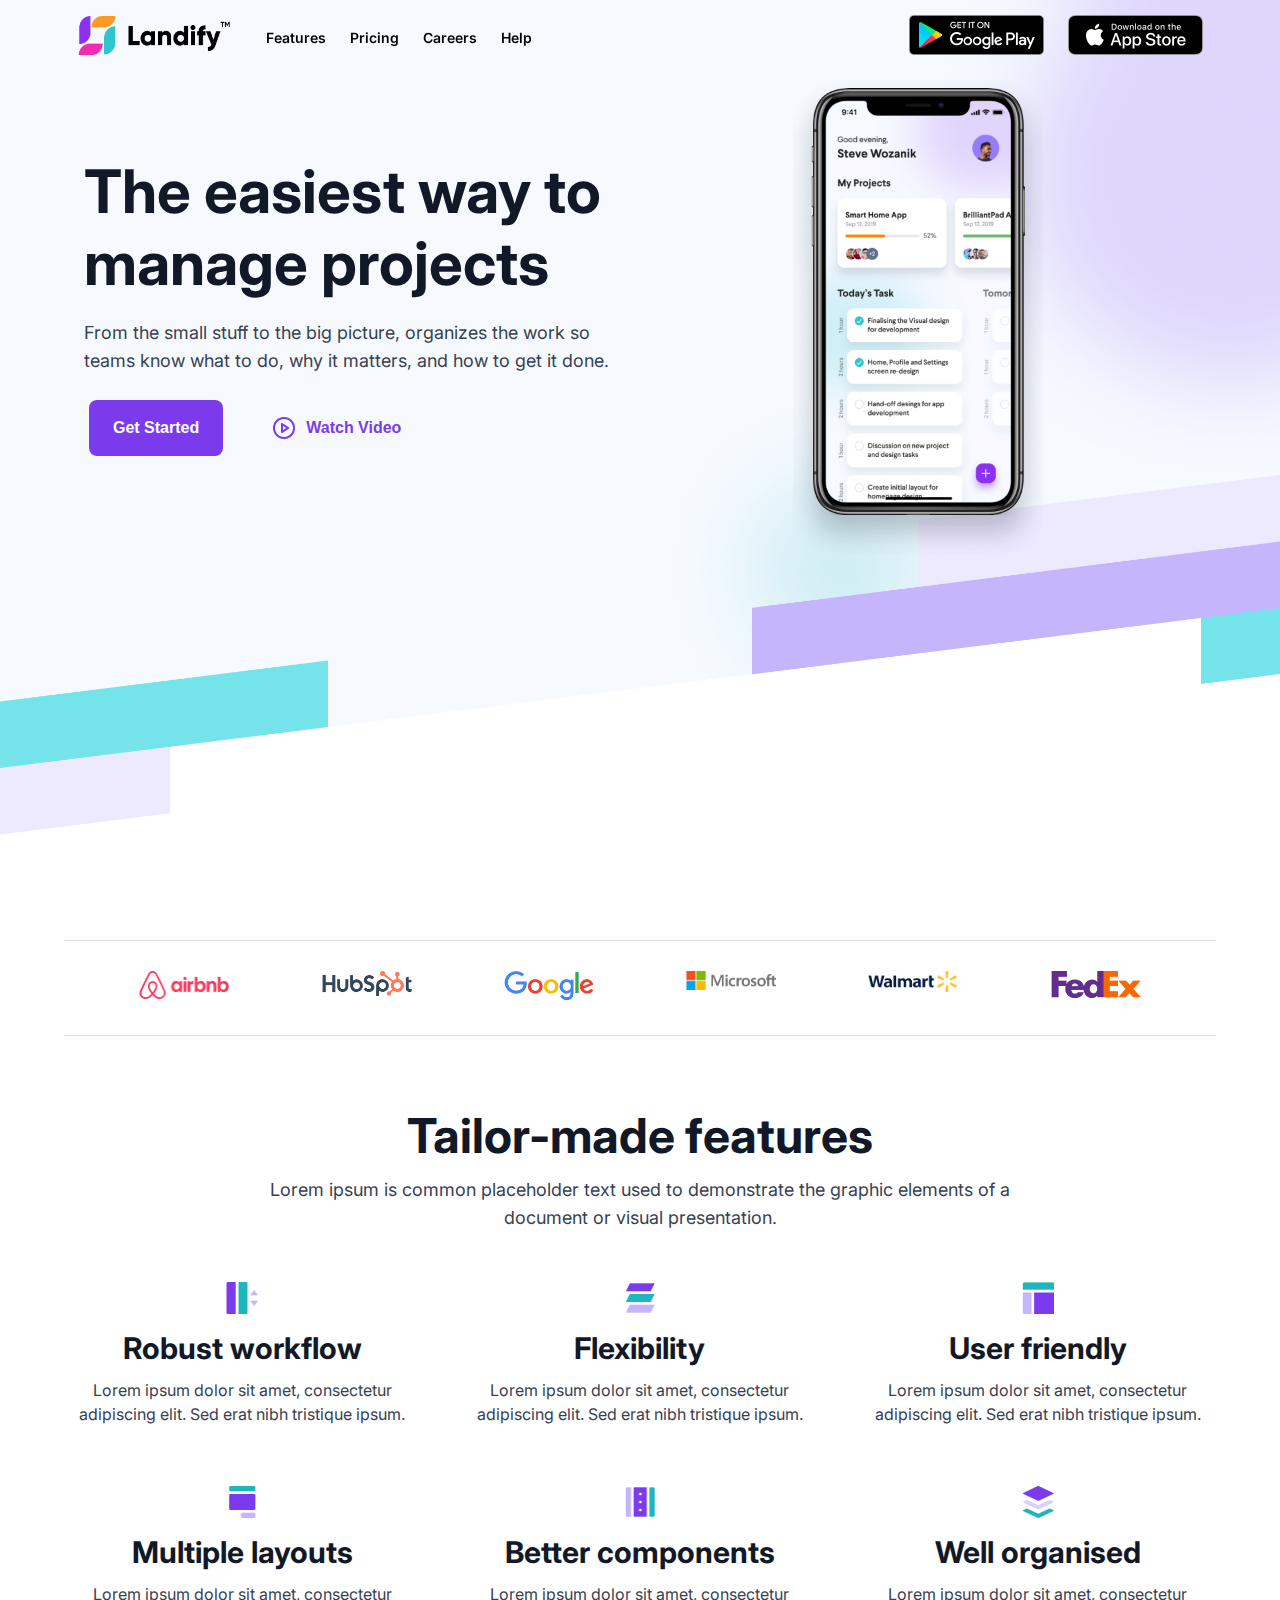
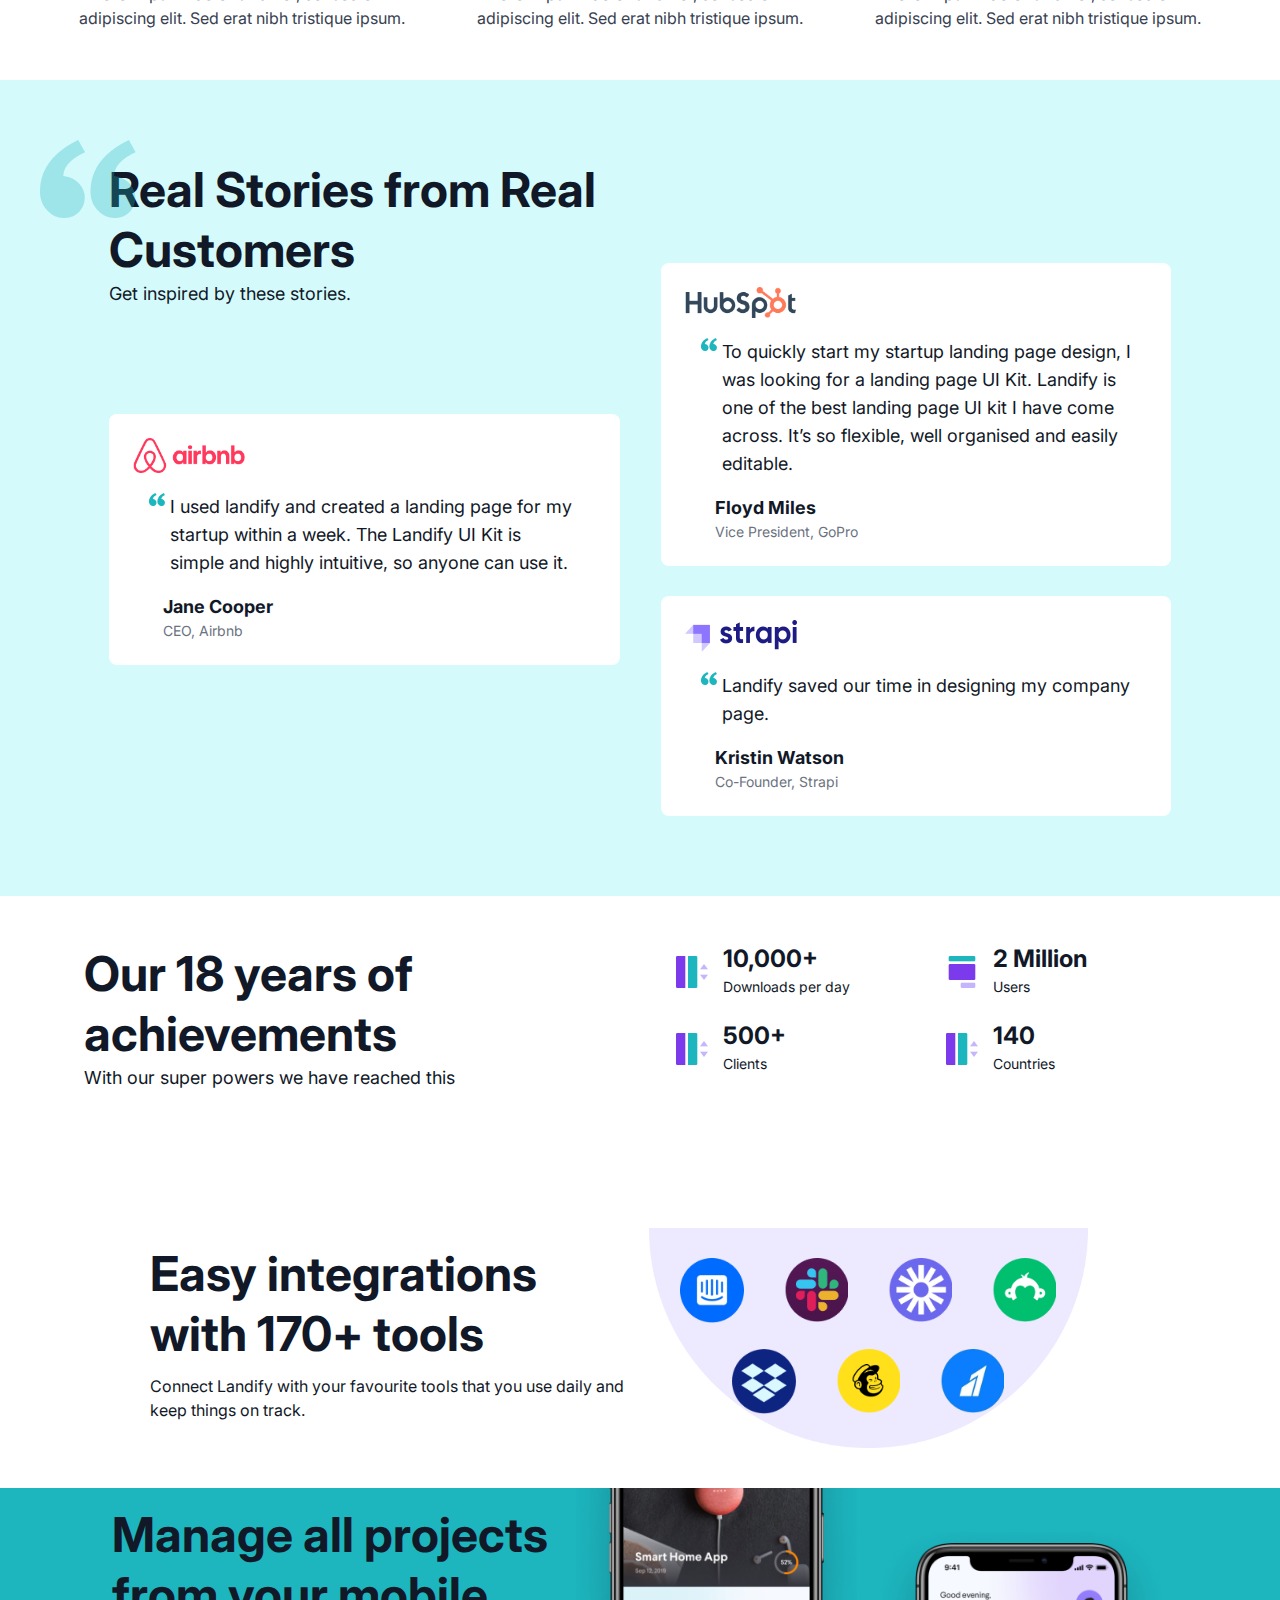
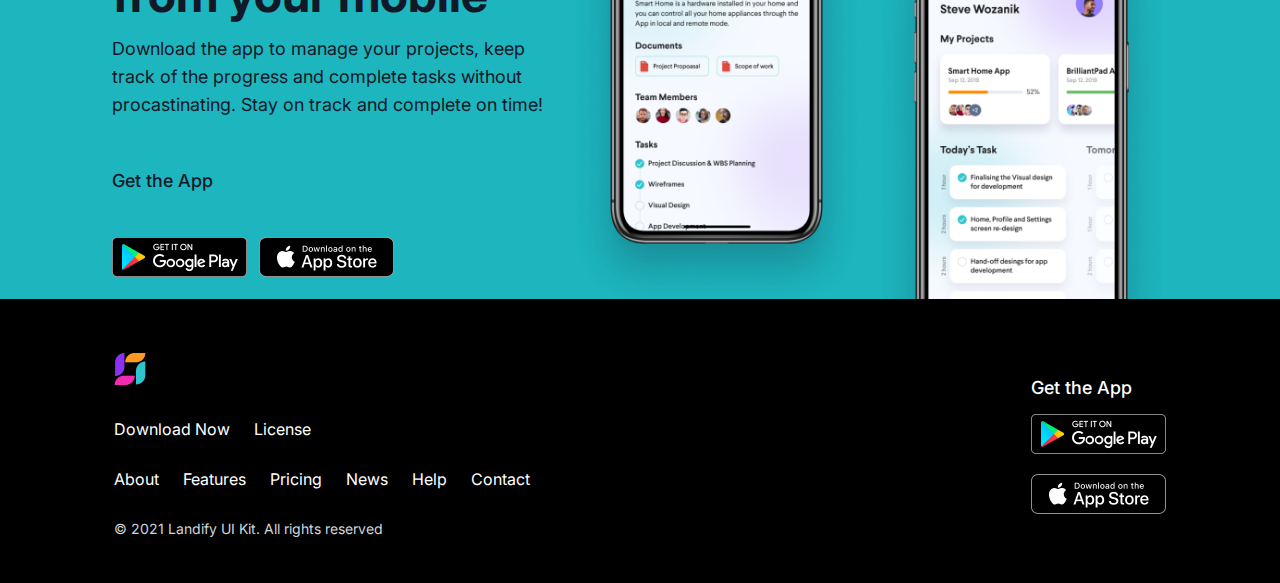
<file: index.html>
<!-- index.html -->
<!DOCTYPE html>
<html lang="en">
<head>
    <meta charset="UTF-8">
    <meta name="viewport" content="width=device-width, initial-scale=1.0">
    <title>Your Website</title>
    <link rel="stylesheet" href="assets/css/style.css">
    <link rel="stylesheet" href="assets/css/header.css">
    <link rel="stylesheet" href="assets/css/banner.css">
    <link rel="stylesheet" href="assets/css/main.css">
    <link rel="stylesheet" href="assets/css/footer.css">
    <link href="https://fonts.googleapis.com/css2?family=Inter:ital,opsz,wght@0,14..32,100..900;1,14..32,100..900&display=swap" rel="stylesheet">
</head>
<body>
    <!-- Header -->
    <div id="header-container"></div>

    <!-- Banner -->
    <div id="banner-container"></div>

    <!-- Main content -->
    <div id="main-container"></div>

    <!-- Footer -->
    <div id="footer-container"></div>

    <script src="assets/js/script.js"></script>
</body>
</html>
</file>
<file: assets/css/style.css>
* {
    margin: 0;
    padding: 0;
    box-sizing: border-box;
}
a{
    text-decoration: none;
}
body {
    font-family: "Inter", serif;
    background-color: #fff;
}
ul {
    list-style-type: none;
    padding: 0;
    margin: 0;
}
.img-fluid{
    max-width: 100%;
}
.inline-item{
display: flex;
}
.container{
    max-width: 90%;
    margin: auto;
}
.logo a {
    color: white;
    font-size: 24px;
    text-decoration: none;
}

.nav-links {
    list-style: none;
    display: flex;
}

.nav-links li {
    margin-left: 20px;
}

.nav-links a {
    color: white;
    text-decoration: none;
    font-size: 18px;
}


h1 {
    font-size: 36px;
    font-weight: 700;
    color: #111827;
    line-height: 45px;
}
h2{
    font-size: 18px;
    font-weight: 400;
    color: #374151;
}
h3{
    font-size: 24px;
    font-weight: 700;
    color: #111827;
}
h4{
    font-size: 16px;
    font-weight: 400;
    color: #374151;
    line-height: 24px;
}

.service-item {
    display: inline-block;
    width: 45%;
    margin: 1rem;
    padding: 2rem;
    background-color: #ffffff;
    box-shadow: 0 2px 4px rgba(0, 0, 0, 0.1);
}

footer {
    text-align: center;
    padding: 1rem;
    background-color: #343a40;
    color: white;
}
</file>
<file: assets/css/header.css>
.navbar{
    padding: 15px;
    z-index: 100;
    transition: background-color 0.3s ease;
}
.navbar.transparent {
    background-color: transparent;
}
.navbar.scrolled {
    background-color: #fff;
}
.navbar .container {
    position: relative;
    display: flex;
    /* justify-content: center; */
    align-items: center;
    /* max-width: 90%; */
    left: 0;
    right: 0;

}
.fixed-top{
    position: fixed;
    width: 100%;
}
.left-nav, .right-nav {
    list-style: none;
    display: flex;
    margin: 0;
    padding: 0;
}

.left-nav {
    justify-content: flex-start;
}

.right-nav {
    width: 100%;
    justify-content: flex-end;
}
.right-nav img{
    max-width: 135px;
}

nav ul {
    list-style-type: none; 
    margin: 0;
    padding: 0;
    display: inline-flex; 
}

nav ul li {
    margin: auto 12px; 
}

nav ul li:last-child {
    margin-right: 0; 
}

nav a {
    color: #000;
    text-decoration: none;
    font-size: 14px;
    font-weight:600;
    
}
nav a img{
    max-width: 128px;
}


nav a:hover {
    color: #000;
}

.navbar-toggler {
    display: none; 
    background: transparent;
    border: none;
    padding: 10px;
}

.navbar-toggler-icon {
    width: 25px;
    height: 3px;
    background-color: #000;
    display: block;
    position: relative;
}

.navbar-toggler-icon::before,
.navbar-toggler-icon::after {
    content: '';
    position: absolute;
    width: 25px;
    height: 3px;
    background-color: #000;
    display: block;
}

.navbar-toggler-icon::before {
    top: -8px;
}

.navbar-toggler-icon::after {
    top: 8px;
}


@media (max-width: 768px) {
    .left-nav, .right-nav {
        display: none; 
        width: 100%;
        flex-direction: column;
        align-items: center;
    }

    .navbar-toggler {
        display: block; 
    }

    .navbar.active .left-nav,
    .navbar.active .right-nav {
        display: flex; 
    }
    nav a img{
        max-width: 128px !important;
    }
    .navbar .container{
        justify-content: space-between;
    }
}
</file>
<file: assets/css/banner.css>
.banner{
    background-image: url("/assets/images/Background.png");
background-size: cover;
background-position: center;
height: 100vh;
width: 100%;
}
.banner .banner-image img{
    width: 100%;
    height: 100vh  ;
}
.banner .banner-content{
position: relative;
top: 140px;
}
.banner .banner-content h1{
    font-size: 36px;
    font-weight: 700;
    line-height: 45px;
}
.banner .banner-content h2{
    font-size: 18px;
    font-weight: 400;
    line-height: 28px;
    margin-top: 20px;
}
.banner .banner-content ul{
    display: flex;
}
.banner .banner-content ul li button{
    display: flex;
    align-items: center;
    justify-content: center;
    padding: 16px 24px ;
    margin: 5px;
    background-color: #7C3AED;
    border: none;
    color: #fff;
    cursor: pointer;
    border-radius: 8px;
    font-size: 16px;
    font-weight: 600;
}
.banner .banner-content ul li .btn-with-image{
    background-color: unset;
    color: #7C3AED;
}
.banner .banner-content ul li .btn-with-image img{
    width: 24px;
    height: 24px;
    margin-right: 10px;
}

@media (max-width: 768px) {
    .banner .banner-image img{
        height: auto  ;
    }
    .banner .banner-content{
        position: relative;
        top: 140px;
        }
    .banner{
        background-image: url("/assets/images/mob-bg.png");
background-size: cover;
background-position: center;
height: 1146px;
width: 100%;
    }
    .banner .banner-content .phone-mockup{
        margin-top: 40px;
    }
}

@media (min-width: 1200px) {
    .banner .banner-content {
        display: flex;               
        justify-content: space-between; 
        align-items: center;         
        width: 100%;                 
        padding: 20px; 
        top: 60px;               
    }
    
    .banner .text-content {
        flex: 1;                     
        max-width: 50%;                
        padding-right: 20px;         
    }
    
    .banner .phone-mockup {
        flex: 1;                      
        max-width: 50%;             
        display: flex;
        justify-content: center;     
    }
    
    .banner ul {
        padding: 0;
        margin: 20px 0;
        list-style: none;
        display: flex;
    }
    
    .banner .inline-item {
        margin-right: 15px;           
    }
    
    .banner .inline-item:last-child {
        margin-right: 0;               
    }
    
    .banner button {
        padding: 10px 20px;
        border: none;
        background-color: #7C3AED;    
        color: #fff;                  
        font-size: 16px;              
        cursor: pointer;
    }
    
    .banner .btn-with-image {
        display: flex;
        align-items: center;           
    }
    
    .banner .btn-image {
        width: 20px;                 
        margin-right: 10px;           
    }
    .banner .phone-mockup img{
        max-width: 45%;
    }
    .banner .banner-content h1{
        font-size: 60px;
        line-height: 72px;
    }
}
</file>
<file: assets/css/main.css>
.clouds{
    padding: 30px 15px;
    border-top: 1px solid #dfdfdf;
    border-bottom: 1px solid #dfdfdf;
}
.clouds ul {
    display: flex;
    flex-wrap: wrap; 
    padding: 0;
    margin: 0;
    list-style: none;
}

.clouds li {
    flex: 0 0 50%; 
    margin-bottom: 20px; 
    padding: 0 32px;
}

.clouds img {
    max-width: 100%;
    height: auto; 
}

.home-features{
    text-align: center;
    padding: 30px 8px;
}
.home-features .features-heading{
    padding: 40px 0 0;
}
.home-features h2{
    margin: 10px 0;
    line-height: 28px;
}
.home-features h3{
    margin: 10px 0;
}
.home-features img{
    width: 32px;
    height: 32px;
}
.home-features li{
    margin: 40px 0;
}
.testimonial{
    position: relative;
    padding: 40px 0;
    background-color: #D5FAFC;
}
.testimonial::before{
    position: absolute;
    left: 10px;
    top: 32px;
    content: "";
    width: 96px;
    height: 78px;
    background-size: contain;
    background-position: center;
    background-repeat: no-repeat;
    background-image: url(/assets/images/Quote-bg.png);
}
.testimonial .testimonial-head{
    margin: 30px 0;
}
.testimonial .testimonial-head h2{
    font-size: 30px;
    color: #111827;
    font-weight: 700;
}
.testimonial .testimonial-head h4{
    font-size: 16px;
    color: #111827;
    font-weight: 400;
}
.testimonial .content{
    padding: 24px;
    background-color: #fff;
    border-radius: 8px;
    margin-bottom: 30px;
}
.testimonial .content img{
    max-width: 112px;
}
.testimonial .content .inner-content{
    display: flex;
    padding: 16px;
}
.testimonial .content .inner-content img{
    height: 13px;
    width: 16px;
    margin-right: 5px;
}
.testimonial .content .inner-content h3{
    font-size: 18px;
    font-weight: 400;
    line-height: 28px;
}
.testimonial .testimonial-foot{
    margin-left: 30px;
}
.testimonial .testimonial-foot h4{
    font-size: 18px;
    font-weight: 700;
    color: #111827;
    line-height: 28px;
}
.testimonial .testimonial-foot h5{
    font-size: 14px;
    font-weight: 400;
    color: #6B7280;
    line-height: 20px;
}

.achievements{
    padding: 48px 20px;
    background-color: #fff;
}
.achievements h2{
    font-size: 30px;
    color: #111827;
    font-weight: 700;
    line-height: 40px;
}
.achievements h4{
    color: #111827;
    line-height: 24px;
}
.achievements .achievements-head{
    margin-bottom: 48px;
}
.achievements .content li{
    margin-bottom: 24px;
}
.achievements .content img{
    height: 32px;
    width: 32px;
    margin-right: 15px;
}
.achievements .content .inner-content{
    display: flex; 
    align-items: center;
}
.achievements .content .inner-content .text-content{
    display: flex;
    flex-direction: column; 
    justify-content: center;
}
.achievements .content .inner-content .text-content h4{
    font-size: 14px;
}
.tools{
    padding: 40px 20px;
    background: #fff;
}
.tools h2{
    font-size: 30px;
    color: #111827;
    font-weight: 700;
    margin-bottom: 10px;
    line-height: 40px;
}
.tools h4{
    color: #111827;
    margin-bottom: 10px;
    line-height: 24px;
}
.tools .content{
    background-image: url("/assets/images/Vector.png");
    background-size: cover;
    background-position: center;
    padding: 25px;
    min-height: 270px;
}
/* .tools .content li{
    display: flex;
    justify-content: space-around;
    margin-bottom: 30px;
} */
.tools .content li {
    display: flex;
    justify-content: space-around; 
    margin-bottom: 20px;
}

.tools .content li:first-child a {
    margin-right: 15px;
}

.tools .content a {
    display: inline-block;
}
.tools .content li a img{
    max-width: 40px;
}
.manage-project{
    padding: 48px 20px 0;
    background-color: #1DB5BE;
}
.manage-project .manage-project-head{
    margin-bottom: 48px;
}
.manage-project h2{
    font-size: 30px;
    color: #111827;
    font-weight: 700;
    margin-bottom: 10px;
    line-height: 40px;
}
.manage-project h4{
    color: #111827;
    margin-bottom: 10px;
    line-height: 24px;
}
.manage-project {
    
}
.manage-project  h5{
    color: #111827;
    font-size: 18px;
    margin-bottom: 30px;
    font-weight: 500;
}
.manage-project  img{
    max-width: 135px;
    margin-right: 12px;
}
.manage-project .inner-content img{
    max-width: 335px;
}

@media (min-width: 1200px) {
    .clouds{
        margin-top: 40px;
    }
    .clouds ul{
        flex-wrap: nowrap;
        justify-content: space-evenly;
    }
    .clouds li{
        flex: none;
        margin: 0;
       
    }
    .clouds img{
        max-width: 90px;
    }
    h1{
        font-size: 48px;
        line-height: 60px;
    }
    .home-features .features-heading{
        max-width: 800px;
        margin: auto;
    }
    .home-features ul {
        display: flex;
        flex-wrap: wrap;  
        padding: 0;
        margin: 0;
        list-style: none;
        justify-content: space-between; 
    }
    
   .home-features ul li {
        flex: 0 0 30%;   
        margin-bottom: 20px; 
        text-align: center;
    }
    .home-features h3{
        font-size: 30px;
        line-height: 40px;
    }
    .testimonial .testimonial-head{
        max-width: 488px;
    }
    .testimonial .testimonial-head h2{
        font-size: 48px;
        line-height: 60px;
    }
    .testimonial .testimonial-head h4{
        font-size: 18px;
        line-height: 28px;
    }
    .testimonial{
        padding: 50px;
    }
    .testimonial::before{
        left: 40px;
        top: 60px;
    }
    .achievements{
        display: flex;
        justify-content: space-evenly;
    }
    .achievements h2{
        font-size: 48px;
        line-height: 60px;
    }
    .achievements h4{
        font-size: 18px;
        line-height: 28px;
    }
    .achievements .achievements-head{
        max-width: 592px;
    }
    .achievements .content{
        max-width: 592px; 
    }
    .achievements ul.icon {
        display: flex;
        flex-wrap: wrap;   
        padding: 0;
        margin: 0;
        list-style: none;
        justify-content: space-between;  
    }
    
    .achievements ul.icon li {
        flex: 0 0 48%; 
        margin-bottom: 20px;  
        box-sizing: border-box; 
    }
    .tools{
        display: flex;
    }
    .tools .tools-head{
        max-width: 488px;
        position: relative;
        left: 130px;
    }
    .tools h2{
        font-size: 48px;
        line-height: 60px;
    }
    .tools .content{
        max-width: fit-content;
    }
    .manage-project .manage-project-head{
        max-width: 450px;
    }
    .manage-project h2{
        font-size: 48px;
        line-height: 60px;
    }
    .manage-project h4{
        font-size: 18px;
        line-height: 28px;
    }

    .manage-project {
        display: flex;
        flex-wrap: wrap;  
        justify-content: space-between; 
        padding: 0px 112px;
    }
    
    .manage-project-head {
        flex: 1;  
        margin-right: 20px;  
    }
    
    .manage-project .inner-content {
        flex: 1; 
    }
    .manage-project .manage-project-head img{
        max-width: 135px;
        margin-right:12px;
        margin-top: 12px;
    }
    .manage-project h5{
        font-size: 18px;
        line-height: 28px;
        font-weight: 500;
        margin-top: 48px;
    }

    .manage-project  .inner-content ul {
        display: flex;
        flex-wrap: wrap; 
        padding: 0;
        margin: 0;
        list-style: none;
        justify-content: space-between;  
    }
    
    .manage-project .inner-content li {
        flex: 0 0 48%;  
        margin-bottom: 20px;  
    }
    
    .manage-project  .inner-content li img {
        max-width: 100%;
        height: auto;
        display: block;  
    }
    .manage-project .inner-content li {
        flex: 0 0 48%;  
        margin-bottom: 0px;
        display: flex;
        justify-content: center;  
        align-items: flex-end;
    }
    .manage-project .manage-project-head{
        margin-bottom: 0;
        align-content: center;
    }
.grid-content{
    display: grid;
    grid-template-columns: 1fr 1fr;
    align-items: center;
    justify-content: center;
    gap: 41px;
    margin-top: -75px;
}
    
.tool-grid{
    display: grid;
        grid-template-columns: 1fr 1fr;
        width: 100%;
        align-items: center;
        justify-content: center;
}
.tools .content{
    background-size: contain;
    background-repeat: no-repeat;
    min-height: 220px;
    display: flex;
            align-items: center;
            flex-direction: column;
            justify-content: space-between;
            padding: 30px 40px;
}
.tools .content img{
    max-width: 64px;
    width: 100%;
}
.tools .content .content1{
    display: flex;
    flex-direction: row;
    gap: 40px;
}
.tools .content .content2{
    display: flex;
    flex-direction: row;
    gap: 40px;
}
}
@media (max-width: 750px) {
    .tools .content{
        display: flex
;
        flex-wrap: nowrap;
        justify-content: space-between;
        background-size: contain;
        background-repeat: no-repeat;
        min-height: 170px;
        flex-direction: column;
        align-items: center;
    }
    
    .tools .content a img{
        max-width: 40px;
    }
    .tools .content .content1{
      
        display: flex;
        align-items: center;
        justify-content: center;
        gap: 30px;
    }
    .tools .content .content2{
        display: flex;
justify-content: center;
align-items: center;
gap: 30px;
    }
}
</file>
<file: assets/css/footer.css>
footer{
    background-color: #000;
    padding: 24px;
    text-align: left;
}
.footer-links ul{
    justify-content: flex-start;
    flex-wrap: wrap;
}
.footer-links ul li{
    margin-top: 20px;
}
.footer-links a{
    margin: 10px 24px 10px 0;
    color: #fff;
}
footer .footer-logo img{
    max-width: 32px;
}
footer .app-link{
    margin-top: 30px;
}
footer .app-link h5{
color: #fff;
font-size: 18px;
font-weight: 500;
margin-bottom: 16px;
}
footer .app-link li img{
    max-width: 135px;
    margin-bottom: 16px;
}
footer h4{
    color: #D1D5DB;
    font-size: 14px;
    font-weight: 400;
    line-height: 20px;
    margin-top: 20px;

}

@media (min-width: 1200px) {


    .footer {
        display: flex;
        justify-content: space-between; 
        align-items: center; 
        padding: 20px 90px; 
    }
    
    .footer .footer-links {
        display: flex;
        flex-direction: column; 
    }
    
    .footer .footer-links ul {
        padding: 0;
        margin: 0;
        list-style: none;
        display: flex;
    }
    
    .footer .footer-links ul.inline-item {
        margin-bottom: 10px; 
    }
    
    
    .footer .app-link {
        display: flex;
        flex-direction: column;
       
    }
    
    .footer .app-link ul {
        padding: 0;
        margin: 0;
        list-style: none;
        display: block;
        gap: 10px;
    }
    
}
</file>
